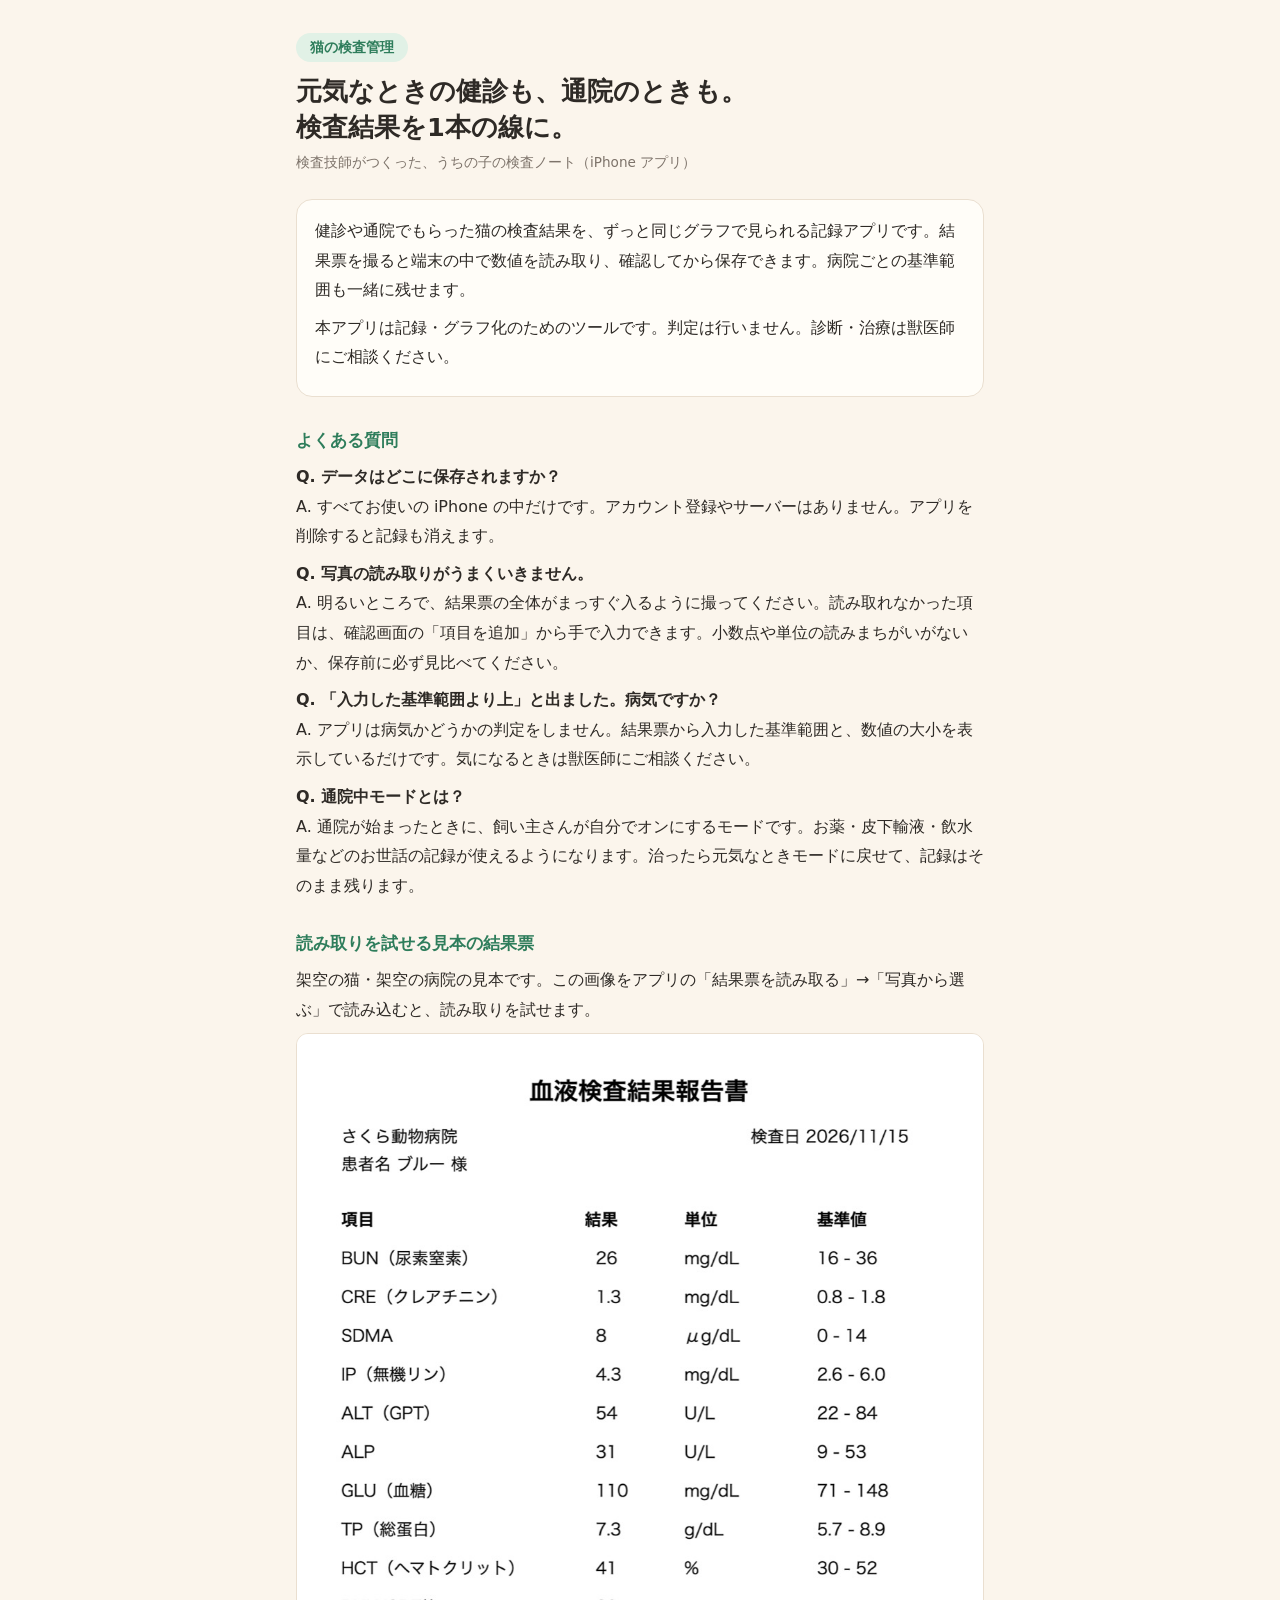
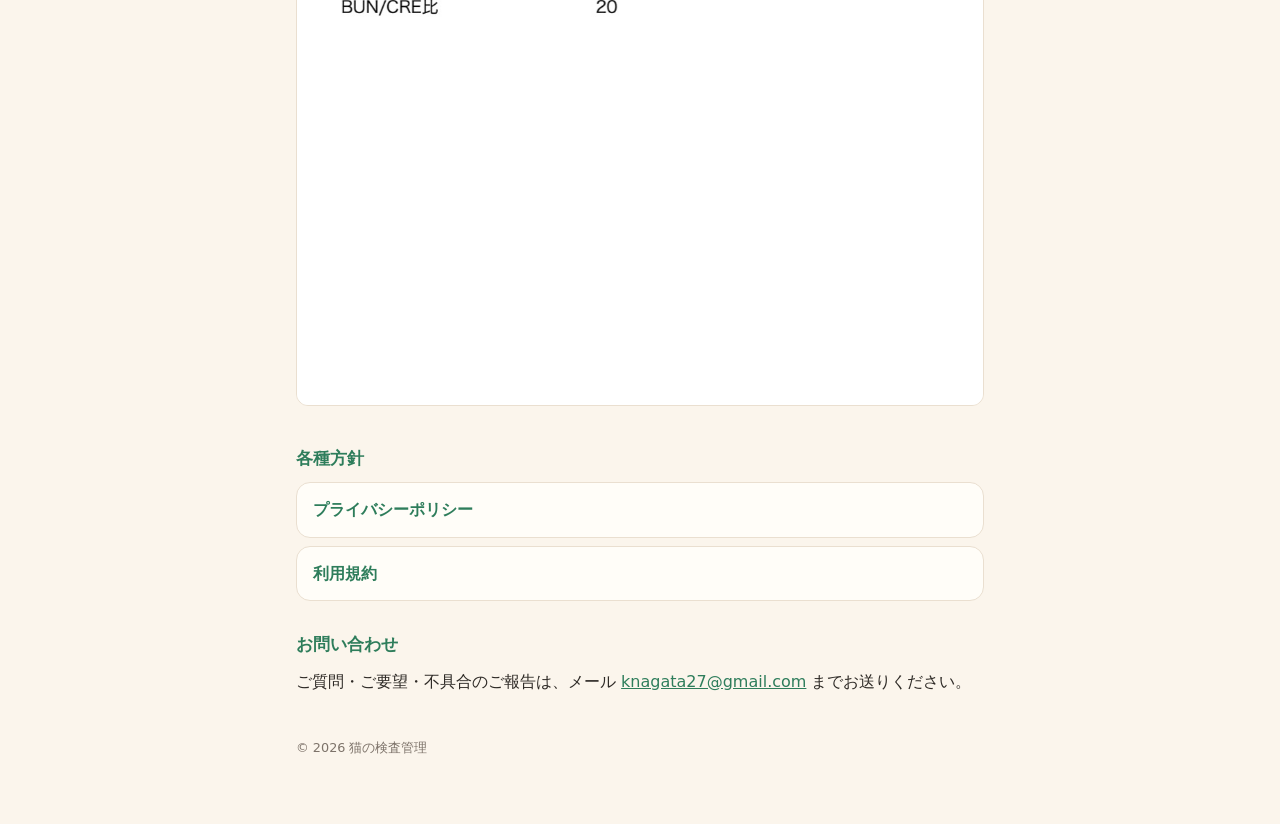
<file: index.html>
<!doctype html>
<html lang="ja">
<head>
<meta charset="utf-8">
<meta name="viewport" content="width=device-width, initial-scale=1">
<title>猫の検査管理｜サポート</title>
<link rel="stylesheet" href="style.css">
</head>
<body>
<div class="wrap">
  <span class="tag">猫の検査管理</span>
  <h1>元気なときの健診も、通院のときも。<br>検査結果を1本の線に。</h1>
  <div class="meta">検査技師がつくった、うちの子の検査ノート（iPhone アプリ）</div>

  <div class="card">
    <p>健診や通院でもらった猫の検査結果を、ずっと同じグラフで見られる記録アプリです。結果票を撮ると端末の中で数値を読み取り、確認してから保存できます。病院ごとの基準範囲も一緒に残せます。</p>
    <p>本アプリは記録・グラフ化のためのツールです。判定は行いません。診断・治療は獣医師にご相談ください。</p>
  </div>

  <h2>よくある質問</h2>
  <p><strong>Q. データはどこに保存されますか？</strong><br>A. すべてお使いの iPhone の中だけです。アカウント登録やサーバーはありません。アプリを削除すると記録も消えます。</p>
  <p><strong>Q. 写真の読み取りがうまくいきません。</strong><br>A. 明るいところで、結果票の全体がまっすぐ入るように撮ってください。読み取れなかった項目は、確認画面の「項目を追加」から手で入力できます。小数点や単位の読みまちがいがないか、保存前に必ず見比べてください。</p>
  <p><strong>Q. 「入力した基準範囲より上」と出ました。病気ですか？</strong><br>A. アプリは病気かどうかの判定をしません。結果票から入力した基準範囲と、数値の大小を表示しているだけです。気になるときは獣医師にご相談ください。</p>
  <p><strong>Q. 通院中モードとは？</strong><br>A. 通院が始まったときに、飼い主さんが自分でオンにするモードです。お薬・皮下輸液・飲水量などのお世話の記録が使えるようになります。治ったら元気なときモードに戻せて、記録はそのまま残ります。</p>

  <h2>読み取りを試せる見本の結果票</h2>
  <p>架空の猫・架空の病院の見本です。この画像をアプリの「結果票を読み取る」→「写真から選ぶ」で読み込むと、読み取りを試せます。</p>
  <p><img src="sample-report.jpg" alt="架空の血液検査結果報告書の見本"></p>

  <h2>各種方針</h2>
  <nav>
    <a href="privacy-policy.html">プライバシーポリシー</a>
    <a href="terms.html">利用規約</a>
  </nav>

  <h2>お問い合わせ</h2>
  <p>ご質問・ご要望・不具合のご報告は、メール <a href="mailto:knagata27@gmail.com">knagata27@gmail.com</a> までお送りください。</p>

  <footer>© 2026 猫の検査管理</footer>
</div>
</body>
</html>
</file>
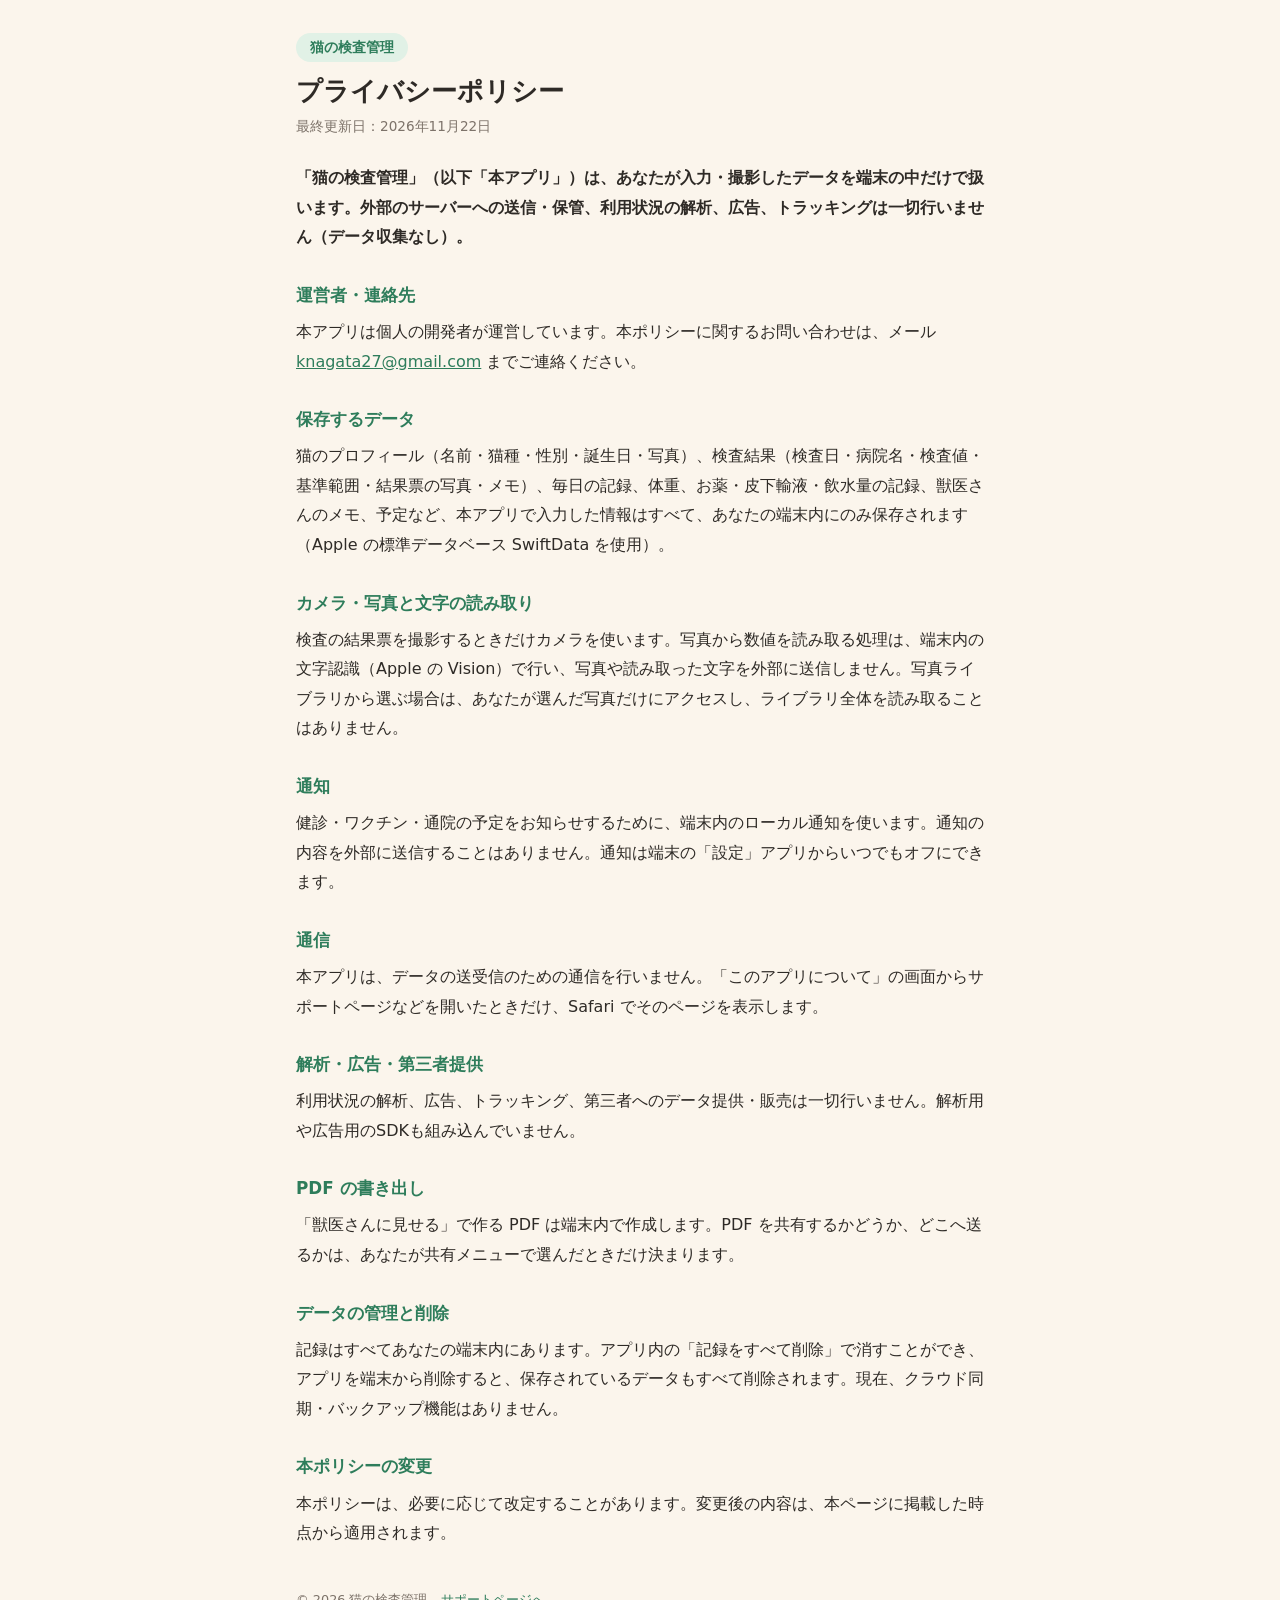
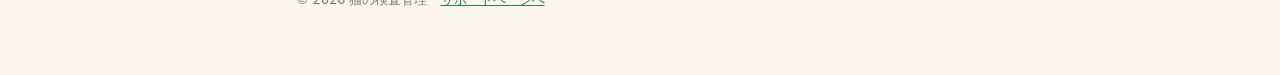
<file: privacy-policy.html>
<!doctype html>
<html lang="ja">
<head>
<meta charset="utf-8">
<meta name="viewport" content="width=device-width, initial-scale=1">
<title>プライバシーポリシー｜猫の検査管理</title>
<link rel="stylesheet" href="style.css">
</head>
<body>
<div class="wrap">
  <span class="tag">猫の検査管理</span>
  <h1>プライバシーポリシー</h1>
  <div class="meta">最終更新日：2026年11月22日</div>

  <p class="lead">「猫の検査管理」（以下「本アプリ」）は、あなたが入力・撮影したデータを端末の中だけで扱います。外部のサーバーへの送信・保管、利用状況の解析、広告、トラッキングは一切行いません（データ収集なし）。</p>

  <h2>運営者・連絡先</h2>
  <p>本アプリは個人の開発者が運営しています。本ポリシーに関するお問い合わせは、メール <a href="mailto:knagata27@gmail.com">knagata27@gmail.com</a> までご連絡ください。</p>

  <h2>保存するデータ</h2>
  <p>猫のプロフィール（名前・猫種・性別・誕生日・写真）、検査結果（検査日・病院名・検査値・基準範囲・結果票の写真・メモ）、毎日の記録、体重、お薬・皮下輸液・飲水量の記録、獣医さんのメモ、予定など、本アプリで入力した情報はすべて、あなたの端末内にのみ保存されます（Apple の標準データベース SwiftData を使用）。</p>

  <h2>カメラ・写真と文字の読み取り</h2>
  <p>検査の結果票を撮影するときだけカメラを使います。写真から数値を読み取る処理は、端末内の文字認識（Apple の Vision）で行い、写真や読み取った文字を外部に送信しません。写真ライブラリから選ぶ場合は、あなたが選んだ写真だけにアクセスし、ライブラリ全体を読み取ることはありません。</p>

  <h2>通知</h2>
  <p>健診・ワクチン・通院の予定をお知らせするために、端末内のローカル通知を使います。通知の内容を外部に送信することはありません。通知は端末の「設定」アプリからいつでもオフにできます。</p>

  <h2>通信</h2>
  <p>本アプリは、データの送受信のための通信を行いません。「このアプリについて」の画面からサポートページなどを開いたときだけ、Safari でそのページを表示します。</p>

  <h2>解析・広告・第三者提供</h2>
  <p>利用状況の解析、広告、トラッキング、第三者へのデータ提供・販売は一切行いません。解析用や広告用のSDKも組み込んでいません。</p>

  <h2>PDF の書き出し</h2>
  <p>「獣医さんに見せる」で作る PDF は端末内で作成します。PDF を共有するかどうか、どこへ送るかは、あなたが共有メニューで選んだときだけ決まります。</p>

  <h2>データの管理と削除</h2>
  <p>記録はすべてあなたの端末内にあります。アプリ内の「記録をすべて削除」で消すことができ、アプリを端末から削除すると、保存されているデータもすべて削除されます。現在、クラウド同期・バックアップ機能はありません。</p>

  <h2>本ポリシーの変更</h2>
  <p>本ポリシーは、必要に応じて改定することがあります。変更後の内容は、本ページに掲載した時点から適用されます。</p>

  <footer>© 2026 猫の検査管理　<a href="./">サポートページへ</a></footer>
</div>
</body>
</html>
</file>
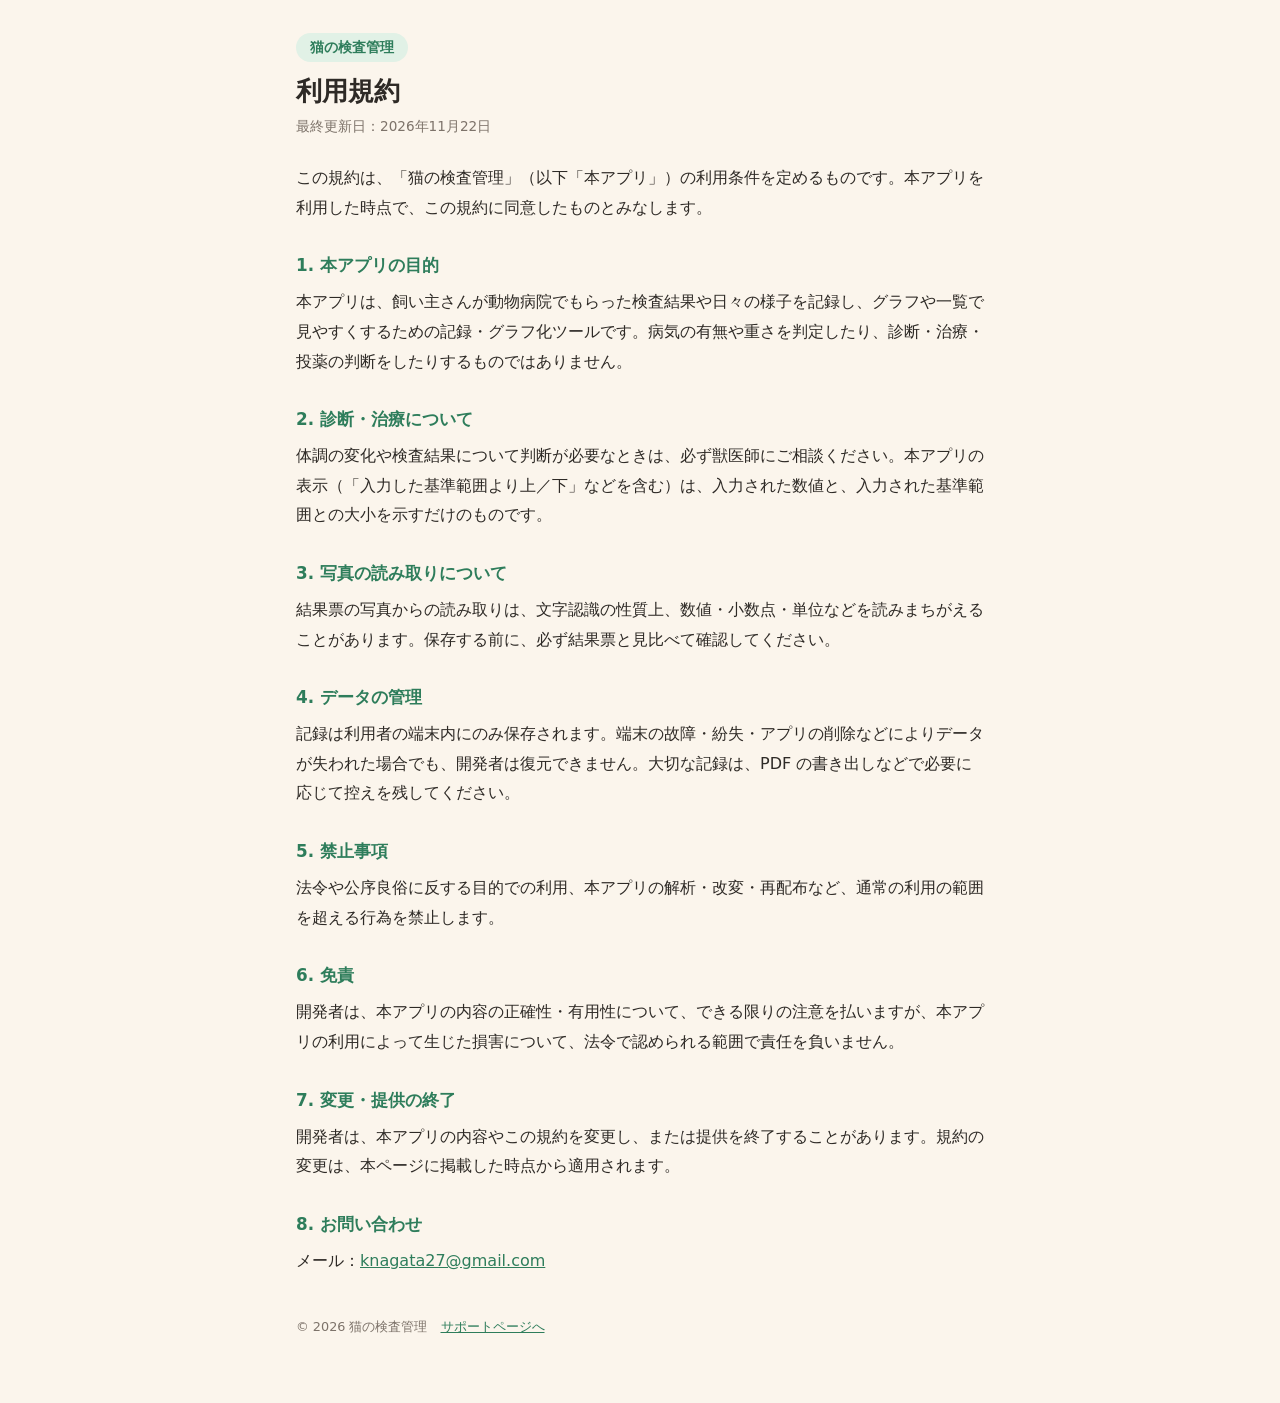
<file: terms.html>
<!doctype html>
<html lang="ja">
<head>
<meta charset="utf-8">
<meta name="viewport" content="width=device-width, initial-scale=1">
<title>利用規約｜猫の検査管理</title>
<link rel="stylesheet" href="style.css">
</head>
<body>
<div class="wrap">
  <span class="tag">猫の検査管理</span>
  <h1>利用規約</h1>
  <div class="meta">最終更新日：2026年11月22日</div>

  <p>この規約は、「猫の検査管理」（以下「本アプリ」）の利用条件を定めるものです。本アプリを利用した時点で、この規約に同意したものとみなします。</p>

  <h2>1. 本アプリの目的</h2>
  <p>本アプリは、飼い主さんが動物病院でもらった検査結果や日々の様子を記録し、グラフや一覧で見やすくするための記録・グラフ化ツールです。病気の有無や重さを判定したり、診断・治療・投薬の判断をしたりするものではありません。</p>

  <h2>2. 診断・治療について</h2>
  <p>体調の変化や検査結果について判断が必要なときは、必ず獣医師にご相談ください。本アプリの表示（「入力した基準範囲より上／下」などを含む）は、入力された数値と、入力された基準範囲との大小を示すだけのものです。</p>

  <h2>3. 写真の読み取りについて</h2>
  <p>結果票の写真からの読み取りは、文字認識の性質上、数値・小数点・単位などを読みまちがえることがあります。保存する前に、必ず結果票と見比べて確認してください。</p>

  <h2>4. データの管理</h2>
  <p>記録は利用者の端末内にのみ保存されます。端末の故障・紛失・アプリの削除などによりデータが失われた場合でも、開発者は復元できません。大切な記録は、PDF の書き出しなどで必要に応じて控えを残してください。</p>

  <h2>5. 禁止事項</h2>
  <p>法令や公序良俗に反する目的での利用、本アプリの解析・改変・再配布など、通常の利用の範囲を超える行為を禁止します。</p>

  <h2>6. 免責</h2>
  <p>開発者は、本アプリの内容の正確性・有用性について、できる限りの注意を払いますが、本アプリの利用によって生じた損害について、法令で認められる範囲で責任を負いません。</p>

  <h2>7. 変更・提供の終了</h2>
  <p>開発者は、本アプリの内容やこの規約を変更し、または提供を終了することがあります。規約の変更は、本ページに掲載した時点から適用されます。</p>

  <h2>8. お問い合わせ</h2>
  <p>メール：<a href="mailto:knagata27@gmail.com">knagata27@gmail.com</a></p>

  <footer>© 2026 猫の検査管理　<a href="./">サポートページへ</a></footer>
</div>
</body>
</html>
</file>
<file: style.css>
:root { color-scheme: light dark; --ink:#2E2A26; --sub:#7D736A; --bg:#FBF5EC; --card:#FFFDF8; --green:#2E7D5B; --mint:#E1F1E6; --line:#EADFD0; }
@media (prefers-color-scheme: dark) { :root { --ink:#EDE7DF; --sub:#B5ACA2; --bg:#1C1B19; --card:#2A2826; --green:#6BC799; --mint:#23362C; --line:#3D3934; } }
* { box-sizing: border-box; }
body { margin:0; font-family: -apple-system, "Hiragino Sans", "Yu Gothic", system-ui, sans-serif; line-height:1.85; color:var(--ink); background:var(--bg); }
.wrap { max-width: 720px; margin: 0 auto; padding: 32px 16px 64px; }
.tag { display:inline-block; background:var(--mint); color:var(--green); font-weight:700; font-size:.85rem; padding:2px 14px; border-radius:999px; }
h1 { font-size: 1.6rem; margin: 12px 0 4px; line-height:1.4; }
.meta { color:var(--sub); font-size:.85rem; margin-bottom: 24px; }
h2 { font-size: 1.05rem; color:var(--green); margin: 28px 0 6px; }
p, li { margin: 0 0 8px; }
.lead { font-weight: 600; }
.card { background:var(--card); border:1px solid var(--line); border-radius:16px; padding:16px 18px; margin:16px 0; }
a { color: var(--green); }
img { max-width:100%; height:auto; border-radius:12px; border:1px solid var(--line); }
nav a { display:block; padding:12px 16px; margin:8px 0; background:var(--card); border:1px solid var(--line); border-radius:14px; text-decoration:none; font-weight:600; }
footer { margin-top: 40px; color:var(--sub); font-size:.8rem; }
</file>
